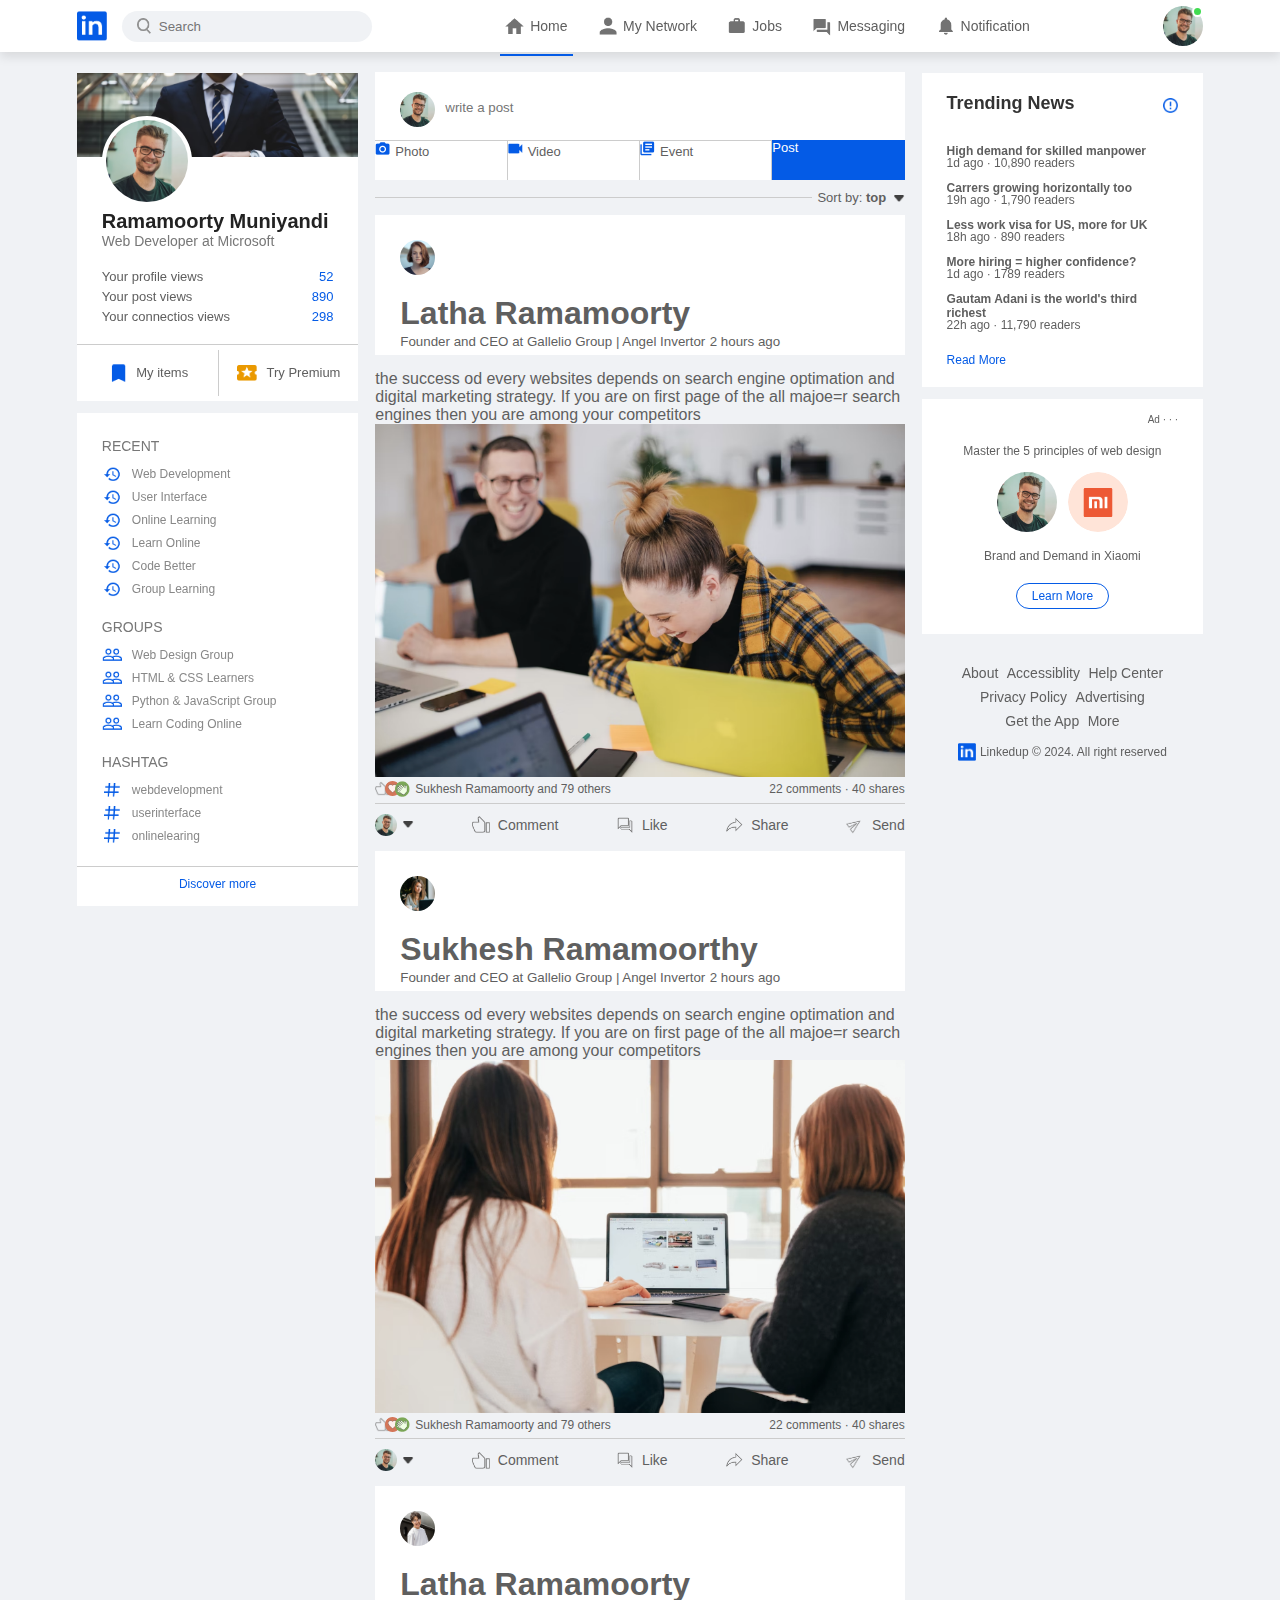
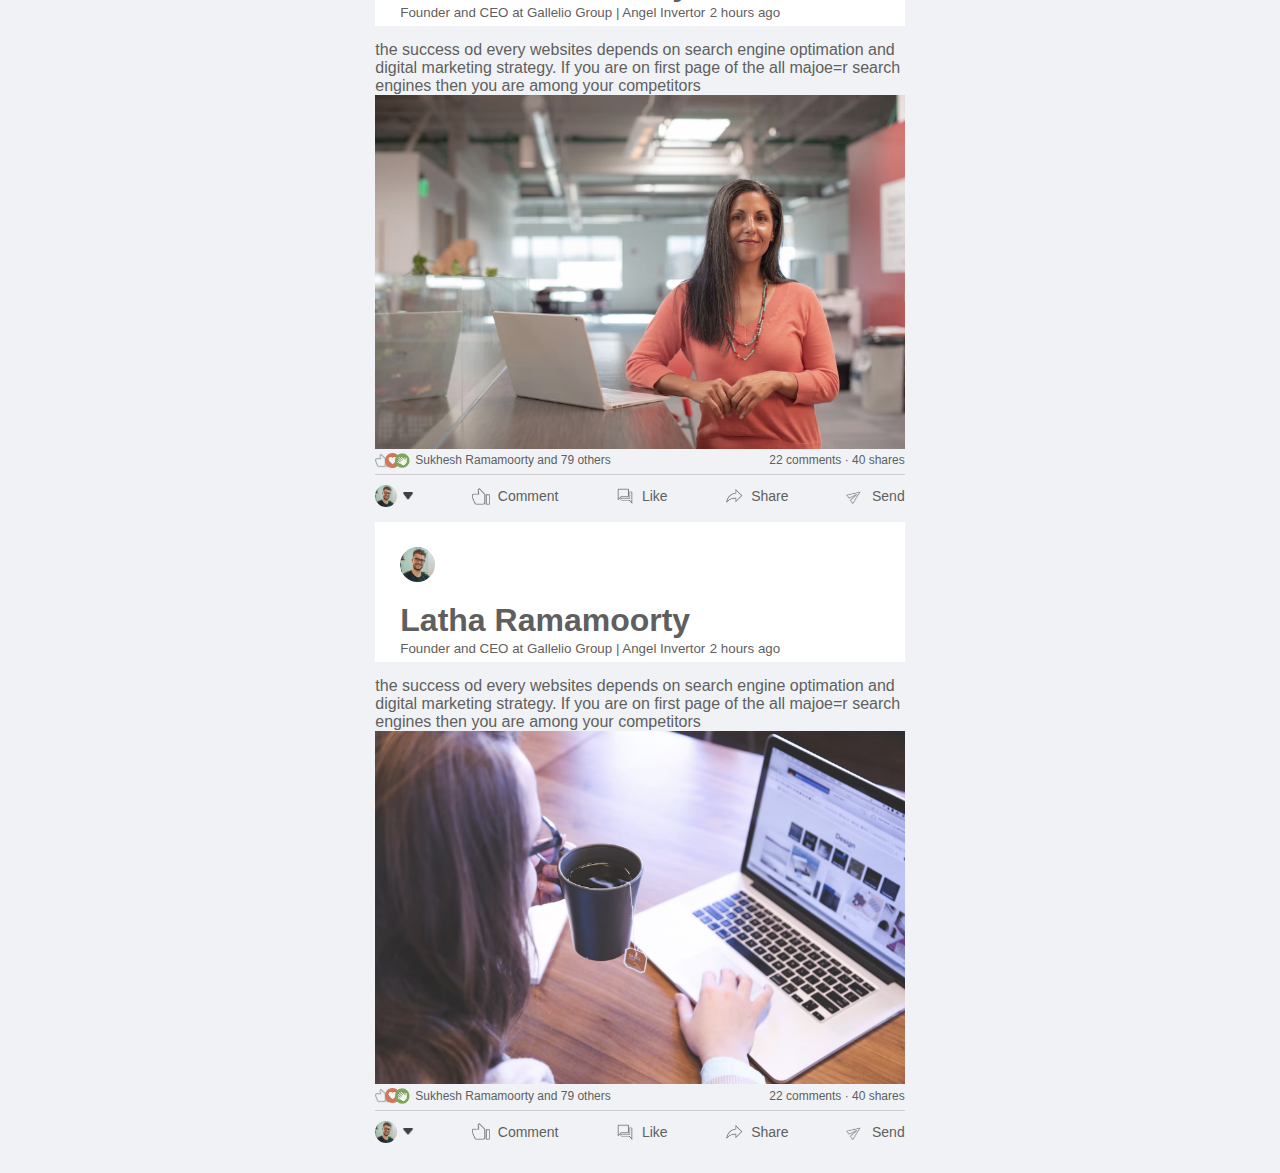
<file: linkedin/index.html>
<!DOCTYPE html>
<html lang="en">
<head>
    <meta charset="UTF-8">
    <meta name="viewport" content="width=device-width, initial-scale=1.0">
    <title>Curious Search</title>
    <link rel="stylesheet" href="style.css">
</head>
<body>
    <nav class="navbar">
        <div class="navbar-left">
            <a href="index.html" class="logo"><img src="logo.png"></a>

            <div class="search-box">
                <img src="search.png">
                <input type="text" placeholder="Search">
            </div>

        </div>
        <div class="navbar-center">
            <ul>
                <li><a href="#" class="active-link"><img src="home.png">  <span>Home</span></a></li>
                <li><a href="#"><img src="network.png">  <span>My Network</span></a></li>
                <li><a href="#"><img src="jobs.png">  <span>Jobs</span></a></li>
                <li><a href="#"><img src="message.png">  <span>Messaging</span></a></li>
                <li><a href="#"><img src="notification.png">  <span>Notification</span></a></li>
            </ul>
        </div>
        <div class="navbar-right">
            <div class="online">
                <img src="user-1.png" class="nav-profile-img" onclick="toggleMenu()">
            </div>
        </div>
<!----------------------------------profile-drop-down-menu------------------------------------>
 <div class="profile-menu-wrap" id="profileMenu">
    <div class="profile-menu">
        <div class="user-info">
            <img src="user-1.png">
            <div>
                <h3>Ramamoorthy Muniyandi</h3>
                <a href="profile.html">See your profile</a>
            </div>
        </div>
      <hr>
      <a href="#" class="profile-menu-link">
        <img src="feedback.png">
        <p>Give Feedback</p>
        <span>></span>
      </a>
      <a href="#" class="profile-menu-link">
        <img src="setting.png">
        <p>Setting & Privacy</p>
        <span>></span>
      </a>
      <a href="#" class="profile-menu-link">
        <img src="help.png">
        <p>Help & Support</p>
        <span>></span>
      </a>
      <a href="#" class="profile-menu-link">
        <img src="display.png">
        <p>Display & Accessiblity</p>
        <span>></span>
      </a>
      <a href="#" class="profile-menu-link">
        <img src="logout.png">
        <p>Logout</p>
        <span>></span>
      </a>
    </div>
 </div>



    </nav>


<!----------------------------------------------------navbar close------------------------------------>

<div class="container">
<!------------------------------------left-sidebar-------------------------------------------------->
    <div class="left-sidebar">
        <div class="sidebar-profile-box">
            <img src="cover-pic.png" width="100%">
            <div class="sidebar-profile-info">
                <img src="user-1.png" >
                <h1>Ramamoorty Muniyandi</h1>
                <h3>Web Developer at Microsoft</h3>
                <ul>
                    <li>Your profile views <span>52</span></li>
                    <li>Your post views <span>890</span></li>
                    <li>Your connectios views <span>298</span></li>
                </ul>
            </div>
            <div class="sidebar-profile-link">
                <a href="#"><img src="items.png"> My items</a>
                <a href="#"><img src="premium.png">Try Premium</a>
            </div>
        </div>

        <div class="sidebar-activity" id="sidebarActivity">
            <h3>RECENT</h3>
            <a href="#"><img src="recent.png">Web Development</a>
            <a href="#"><img src="recent.png">User Interface</a>
            <a href="#"><img src="recent.png">Online Learning</a>
            <a href="#"><img src="recent.png">Learn Online</a>
            <a href="#"><img src="recent.png">Code Better</a>
            <a href="#"><img src="recent.png">Group Learning</a>
            <h3>GROUPS</h3>
            <a href="#"><img src="group.png">Web Design Group</a>
            <a href="#"><img src="group.png">HTML & CSS Learners</a>
            <a href="#"><img src="group.png">Python & JavaScript Group</a>
            <a href="#"><img src="group.png">Learn Coding Online</a>
            <h3>HASHTAG</h3>
            <a href="#"><img src="hashtag.png">webdevelopment</a>
            <a href="#"><img src="hashtag.png">userinterface</a>
            <a href="#"><img src="hashtag.png">onlinelearing</a>
            <div class="discover-more-link">
                <a href="#">Discover more</a>
            </div>
        </div>
        <p id="showmorelink" onclick="toggleActivity()">Show more <b>+</b></p>
    </div>
<!------------------------------------main-sidebar-------------------------------------------------->
    <div class="main-sidebar">

         <div class="create-post">
            <div class="create-post-input">
                <img src="user-1.png">
                <textarea rows="2" placeholder="write a post"></textarea>
            </div>
            <div class="create-post-links">
                <li><img src="photo.png">Photo</li>
                <li><img src="video.png">Video</li>
                <li><img src="event.png">Event</li>
                <li>Post</li>
            </div>
         </div>
         <div class="sort-by">
            <hr>
            <p>Sort by: <span>top <img src="down-arrow.png"></span></p>
         </div>

         <div class="post">
            <div class="post-author">
                <img src="user-3.png">
            </div>
            <h1>Latha Ramamoorty</h1>
            <small>Founder and CEO at Gallelio Group | Angel Invertor</small>
            <small>2 hours ago</small>
         </div>
          <div>
            <p>the success od every websites depends on search engine optimation and digital
                marketing strategy. If you are on first page of the all majoe=r search engines
                 then you are among your competitors</p>
                 <img src="post-image-1.png" width="100%">

                 <div class="post-stats">
                    <div>
                        <img src="thumbsup.png">
                        <img src="love.png">
                        <img src="clap.png">
                        <span class="liked-users">Sukhesh Ramamoorty and 79 others</span>
                    </div>
                    <div>
                        <span>22 comments &middot; 40 shares</span>
                    </div>
                 </div>
                  <div class="post-activity">
                    <div>
                        <img src="user-1.png" class="post-activity-user-icon">
                        <img src="down-arrow.png" class="post-activity-arrow-icon">
                    </div>
                    <div class="post-activity-link">
                        <img src="like.png">
                        <span>Comment</span>
                    </div>
                    <div class="post-activity-link">
                        <img src="comment.png">
                        <span>Like</span>
                    </div>
                    <div class="post-activity-link">
                        <img src="share.png">
                        <span>Share</span>
                    </div>
                    <div class="post-activity-link">
                        <img src="send.png">
                        <span>Send</span>
                    </div>
                  </div>
          </div>
          <div class="post">
            <div class="post-author">
                <img src="user-4.png">
            </div>
            <h1>Sukhesh Ramamoorthy</h1>
            <small>Founder and CEO at Gallelio Group | Angel Invertor</small>
            <small>2 hours ago</small>
         </div>
          <div>
            <p>the success od every websites depends on search engine optimation and digital
                marketing strategy. If you are on first page of the all majoe=r search engines
                 then you are among your competitors</p>
                 <img src="post-image-2.png" width="100%">

                 <div class="post-stats">
                    <div>
                        <img src="thumbsup.png">
                        <img src="love.png">
                        <img src="clap.png">
                        <span class="liked-users">Sukhesh Ramamoorty and 79 others</span>
                    </div>
                    <div>
                        <span>22 comments &middot; 40 shares</span>
                    </div>
                 </div>
                  <div class="post-activity">
                    <div>
                        <img src="user-1.png" class="post-activity-user-icon">
                        <img src="down-arrow.png" class="post-activity-arrow-icon">
                    </div>
                    <div class="post-activity-link">
                        <img src="like.png">
                        <span>Comment</span>
                    </div>
                    <div class="post-activity-link">
                        <img src="comment.png">
                        <span>Like</span>
                    </div>
                    <div class="post-activity-link">
                        <img src="share.png">
                        <span>Share</span>
                    </div>
                    <div class="post-activity-link">
                        <img src="send.png">
                        <span>Send</span>
                    </div>
                  </div>
          </div>
          <div class="post">
            <div class="post-author">
                <img src="user-5.png">
            </div>
            <h1>Latha Ramamoorty</h1>
            <small>Founder and CEO at Gallelio Group | Angel Invertor</small>
            <small>2 hours ago</small>
         </div>
          <div>
            <p>the success od every websites depends on search engine optimation and digital
                marketing strategy. If you are on first page of the all majoe=r search engines
                 then you are among your competitors</p>
                 <img src="post-image-3.png" width="100%">

                 <div class="post-stats">
                    <div>
                        <img src="thumbsup.png">
                        <img src="love.png">
                        <img src="clap.png">
                        <span class="liked-users">Sukhesh Ramamoorty and 79 others</span>
                    </div>
                    <div>
                        <span>22 comments &middot; 40 shares</span>
                    </div>
                 </div>
                  <div class="post-activity">
                    <div>
                        <img src="user-1.png" class="post-activity-user-icon">
                        <img src="down-arrow.png" class="post-activity-arrow-icon">
                    </div>
                    <div class="post-activity-link">
                        <img src="like.png">
                        <span>Comment</span>
                    </div>
                    <div class="post-activity-link">
                        <img src="comment.png">
                        <span>Like</span>
                    </div>
                    <div class="post-activity-link">
                        <img src="share.png">
                        <span>Share</span>
                    </div>
                    <div class="post-activity-link">
                        <img src="send.png">
                        <span>Send</span>
                    </div>
                  </div>
          </div><div class="post">
            <div class="post-author">
                <img src="user-1.png">
            </div>
            <h1>Latha Ramamoorty</h1>
            <small>Founder and CEO at Gallelio Group | Angel Invertor</small>
            <small>2 hours ago</small>
         </div>
          <div>
            <p>the success od every websites depends on search engine optimation and digital
                marketing strategy. If you are on first page of the all majoe=r search engines
                 then you are among your competitors</p>
                 <img src="post-image-4.png" width="100%">

                 <div class="post-stats">
                    <div>
                        <img src="thumbsup.png">
                        <img src="love.png">
                        <img src="clap.png">
                        <span class="liked-users">Sukhesh Ramamoorty and 79 others</span>
                    </div>
                    <div>
                        <span>22 comments &middot; 40 shares</span>
                    </div>
                 </div>
                  <div class="post-activity">
                    <div>
                        <img src="user-1.png" class="post-activity-user-icon">
                        <img src="down-arrow.png" class="post-activity-arrow-icon">
                    </div>
                    <div class="post-activity-link">
                        <img src="like.png">
                        <span>Comment</span>
                    </div>
                    <div class="post-activity-link">
                        <img src="comment.png">
                        <span>Like</span>
                    </div>
                    <div class="post-activity-link">
                        <img src="share.png">
                        <span>Share</span>
                    </div>
                    <div class="post-activity-link">
                        <img src="send.png">
                        <span>Send</span>
                    </div>
                  </div>
          </div>

    </div>
<!------------------------------------right-sidebar-------------------------------------------------->
    <div class="right-sidebar">
        <div class="sidebar-news">
            <img src="more.png" class="info-icon">
            <h3>Trending News</h3>
            <a href="#">High demand for skilled manpower</a>
            <span>1d ago &middot; 10,890 readers</span>

            <a href="#">Carrers growing horizontally too</a>
            <span>19h ago &middot; 1,790 readers</span>

            <a href="#">Less work visa for US, more for UK</a>
            <span>18h ago &middot; 890 readers</span>

            <a href="#">More hiring = higher confidence?</a>
            <span>1d ago &middot; 1789 readers</span>

            <a href="#">Gautam Adani is the world's third richest</a>
            <span>22h ago &middot; 11,790 readers</span>

            <a href="#" class="read-more-link">Read More</a>
        </div>

            <div class="sidebar-ad">
                <small>Ad &middot; &middot; &middot;</small>
                <p>Master the 5 principles of web design</p>
                <div>
                    <img src="user-1.png">
                    <img src="mi-logo.png">
                </div>
                <b>Brand and Demand in Xiaomi</b>
                <a href="#" class="ad-link">Learn More</a>
            </div>

            <div class="sidebar-useful-links">
                <a href="#">About</a>
                <a href="#">Accessiblity</a>
                <a href="#">Help Center</a>
                <a href="#">Privacy Policy</a>
                <a href="#">Advertising</a>
                <a href="#">Get the App</a>
                <a href="#">More</a>

               <div class="copyright-msg">
                <img src="logo.png">
                <p>Linkedup &#169; 2024. All right reserved</p>
               </div>

            </div>

    </div>
</div>

<script>

     let profileMenu = document.getElementById("profileMenu");

     function toggleMenu(){
        profileMenu.classList.toggle("open-menu");
     }


</script>

<script>
    let sidebarActivity = document.getElementById("sidebarActivity");
    let moreLink = document.getElementById("showmorelink");

    function toggleActivity(){
        sidebarActivity.classList.toggle("open-activity")

        if(sidebarActivity.classList.contains("open-activity")){
            moreLink.innerHTML = "Show less <b>-</b>";
        }
        else{
            moreLink.innerHTML = "Show more <b>+</b>";
        }
    }

</script>


</body>
</html>
</file>
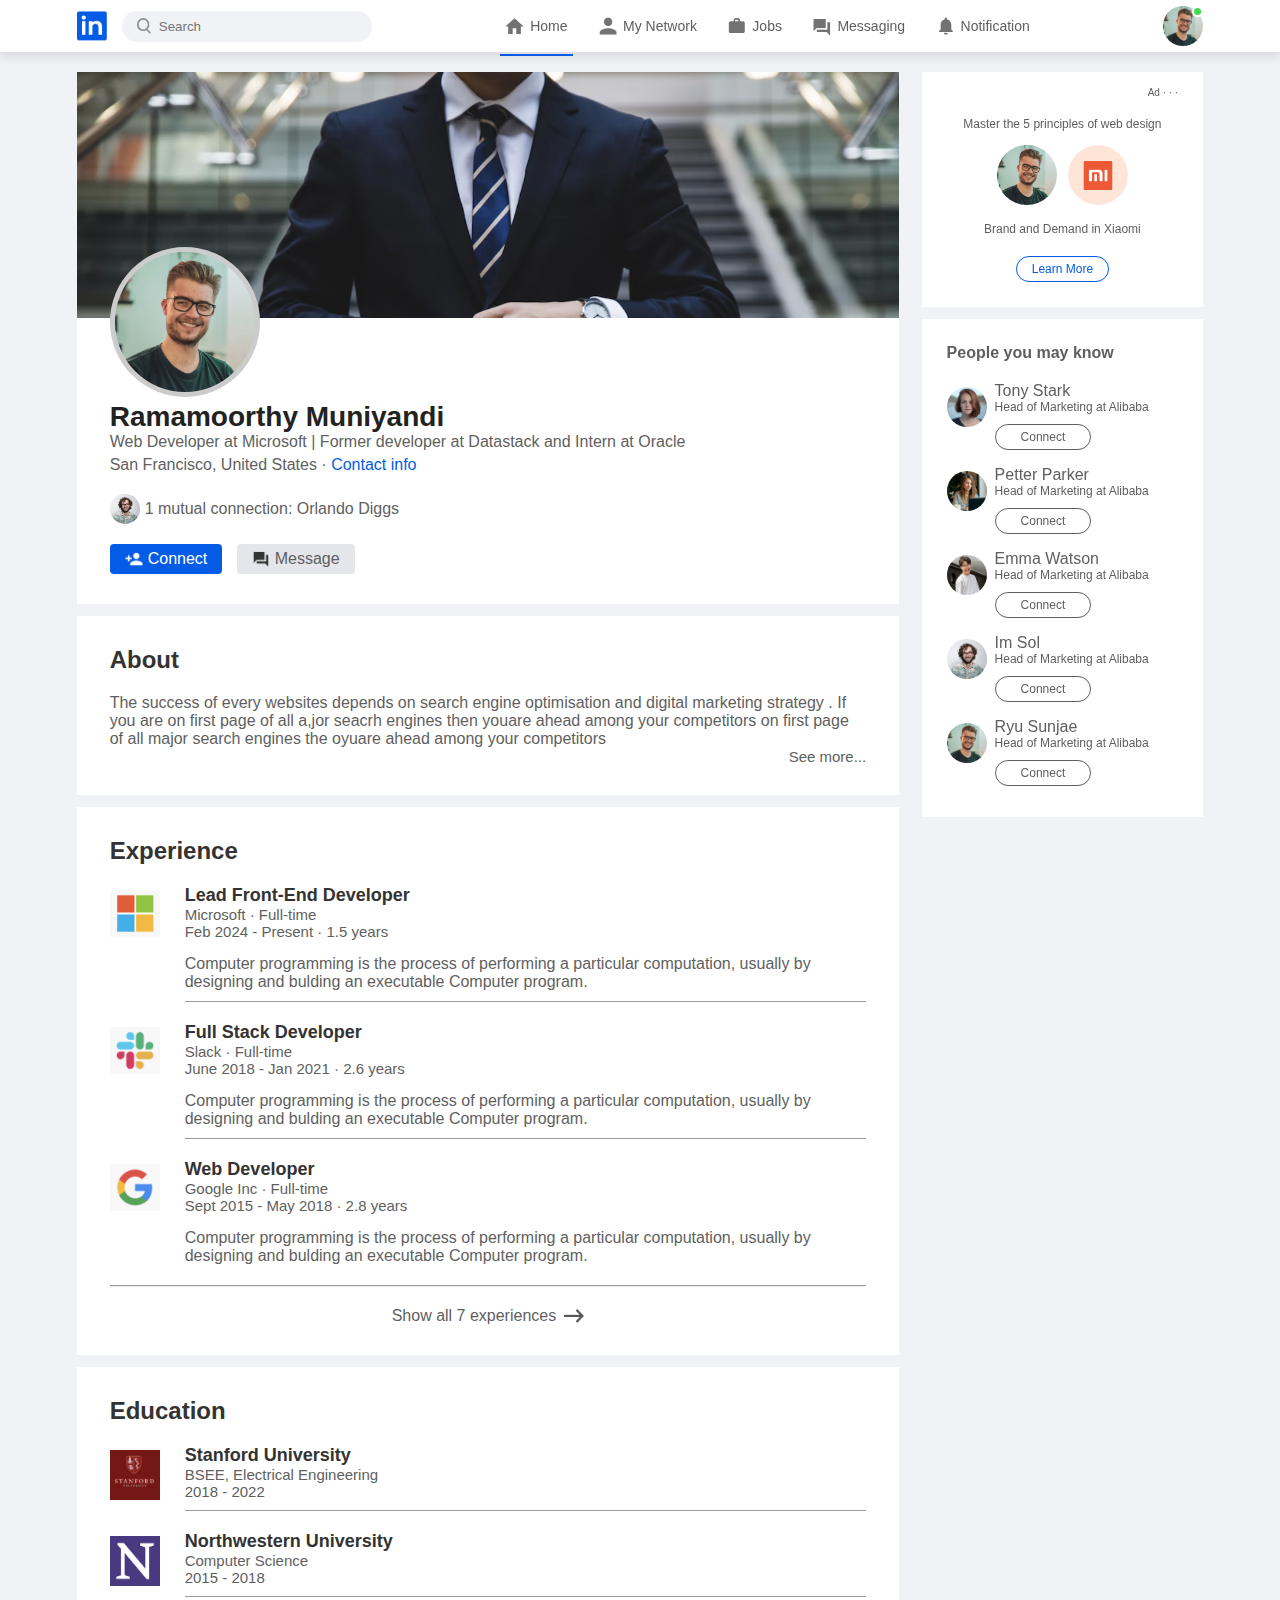
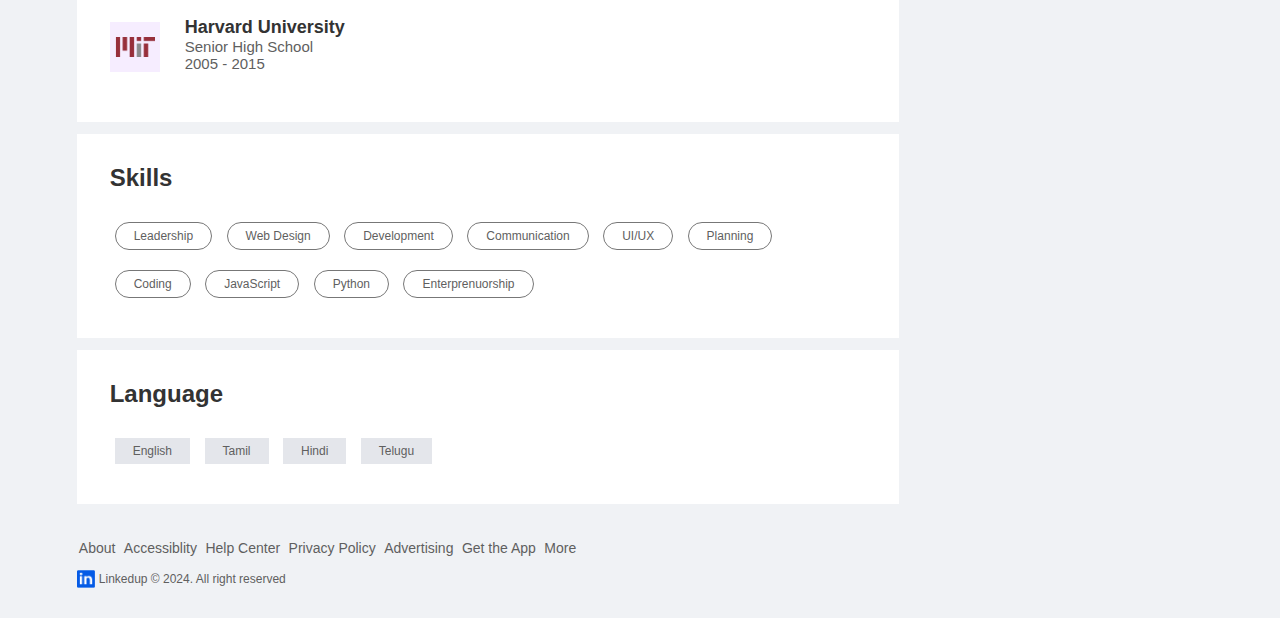
<file: linkedin/profile.html>
<!DOCTYPE html>
<html lang="en">
<head>
    <meta charset="UTF-8">
    <meta name="viewport" content="width=device-width, initial-scale=1.0">
    <title>Curious Search</title>
    <link rel="stylesheet" href="style.css">
</head>
<body>
    <nav class="navbar">
        <div class="navbar-left">
            <a href="index.html" class="logo"><img src="logo.png"></a>

            <div class="search-box">
                <img src="search.png">
                <input type="text" placeholder="Search">
            </div>

        </div>
        <div class="navbar-center">
            <ul>
                <li><a href="#" class="active-link"><img src="home.png">  <span>Home</span></a></li>
                <li><a href="#"><img src="network.png">  <span>My Network</span></a></li>
                <li><a href="#"><img src="jobs.png">  <span>Jobs</span></a></li>
                <li><a href="#"><img src="message.png">  <span>Messaging</span></a></li>
                <li><a href="#"><img src="notification.png">  <span>Notification</span></a></li>
            </ul>
        </div>
        <div class="navbar-right">
            <div class="online">
                <img src="user-1.png" class="nav-profile-img" onclick="toggleMenu()">
            </div>
        </div>
<!----------------------------------profile-drop-down-menu------------------------------------>
 <div class="profile-menu-wrap" id="profileMenu">
    <div class="profile-menu">
        <div class="user-info">
            <img src="user-1.png">
            <div>
                <h3>Ramamoorthy Muniyandi</h3>
                <a href="profile.html">See your profile</a>
            </div>
        </div>
      <hr>
      <a href="#" class="profile-menu-link">
        <img src="feedback.png">
        <p>Give Feedback</p>
        <span>></span>
      </a>
      <a href="#" class="profile-menu-link">
        <img src="setting.png">
        <p>Setting & Privacy</p>
        <span>></span>
      </a>
      <a href="#" class="profile-menu-link">
        <img src="help.png">
        <p>Help & Support</p>
        <span>></span>
      </a>
      <a href="#" class="profile-menu-link">
        <img src="display.png">
        <p>Display & Accessiblity</p>
        <span>></span>
      </a>
      <a href="#" class="profile-menu-link">
        <img src="logout.png">
        <p>Logout</p>
        <span>></span>
      </a>
    </div>
 </div>



    </nav>


<!----------------------------------------------------navbar close------------------------------------>

<div class="container">
    <div class="profile-main">
        <div class="profile-container">
            <img src="cover-pic.png" width="100%">
            <div class="profile-container-inner">
                <img src="user-1.png" class="profile-pic">
                <h1>Ramamoorthy Muniyandi</h1>
                <b>Web Developer at Microsoft | Former developer at Datastack
                    and Intern at Oracle</b>
                <p>San Francisco, United States &middot; <a href="#">Contact info</a></p>
                <div class="mutual-connection">
                    <img src="user-2.png" >
                    <span>1 mutual connection: Orlando Diggs</span>
                </div>
                <div class="profile-btn">
                    <a href="#" class="primary-btn"><img src="connect.png">Connect</a>
                    <a href="#"><img src="chat.png">Message</a>
                </div>
            </div>
        </div>

       <div class="profile-description">
        <h2>About</h2>
        <p>The success of every websites depends on search engine optimisation and digital 
            marketing strategy . If you are on first page of all a,jor seacrh engines then youare ahead among your competitors on first
            page of all major search engines the oyuare ahead among your competitors</p>
            <a href="#" class="see-more-link">See more...</a>
       </div>

       <div class="profile-description">
        <h2>Experience</h2>
        <div class="profile-desc-row">
            <img src="microsoft.png" >
            <div>
                <h3>Lead Front-End Developer</h3>
                <b>Microsoft &middot; Full-time</b>
                <b>Feb 2024 - Present &middot; 1.5 years</b>
                <p>Computer programming is the process of performing a particular
                    computation, usually by designing and bulding an executable Computer
                    program.</p>
                    <hr>
            </div>
        </div>
        <div class="profile-desc-row">
            <img src="slack.png" >
            <div>
                <h3>Full Stack Developer</h3>
                <b>Slack &middot; Full-time</b>
                <b>June 2018 - Jan 2021 &middot; 2.6 years</b>
                <p>Computer programming is the process of performing a particular
                    computation, usually by designing and bulding an executable Computer
                    program.</p>
                    <hr>
            </div>
        </div>
        <div class="profile-desc-row">
            <img src="google.png" >
            <div>
                <h3>Web Developer</h3>
                <b>Google Inc &middot; Full-time</b>
                <b>Sept 2015 - May 2018 &middot; 2.8 years</b>
                <p>Computer programming is the process of performing a particular
                    computation, usually by designing and bulding an executable Computer
                    program.</p>
                    
            </div>
        </div>
        <hr>
        <a href="#" class="experience-link">Show all 7 experiences <img src="right-arrow.png"></a>
       </div>

        <div class="profile-description">
            <h2>Education</h2>
            <div class="profile-desc-row">
                <img src="stanford.png">
                <div>
                    <h3>Stanford University</h3>
                    <b>BSEE, Electrical Engineering</b>
                    <b>2018 - 2022</b>
                    <hr>
                </div>
            </div>
            <div class="profile-desc-row">
                <img src="north.png">
                <div>
                    <h3>Northwestern University</h3>
                    <b>Computer Science</b>
                    <b>2015 - 2018</b>
                    <hr>
                </div>
            </div>
            <div class="profile-desc-row">
                <img src="mit.png">
                <div>
                    <h3>Harvard University</h3>
                    <b>Senior High School</b>
                    <b>2005 - 2015</b>
                </div>
            </div>
        </div>
        <div class="profile-description">
            <h2>Skills</h2>
            <a href="#" class="skills-btn">Leadership</a>
            <a href="#" class="skills-btn">Web Design</a>
            <a href="#" class="skills-btn">Development</a>
            <a href="#" class="skills-btn">Communication</a>
            <a href="#" class="skills-btn">UI/UX</a>
            <a href="#" class="skills-btn">Planning</a>
            <a href="#" class="skills-btn">Coding</a>
            <a href="#" class="skills-btn">JavaScript</a>
            <a href="#" class="skills-btn">Python</a>
            <a href="#" class="skills-btn">Enterprenuorship</a>
        </div>

        <div class="profile-description">
            <h2>Language</h2>
            <a href="#" class="language-btn">English</a>
            <a href="#" class="language-btn">Tamil</a>
            <a href="#" class="language-btn">Hindi</a>
            <a href="#" class="language-btn">Telugu</a>
        </div>



    </div>
<!----------------------profile-sidebar------------->
    <div class="profile-sidebar">
        <div class="sidebar-ad">
            <small>Ad &middot; &middot; &middot;</small>
            <p>Master the 5 principles of web design</p>
            <div>
                <img src="user-1.png">
                <img src="mi-logo.png">
            </div>
            <b>Brand and Demand in Xiaomi</b>
            <a href="#" class="ad-link">Learn More</a>
        </div>

        <div class="sidebar-people">
            <h3>People you may know</h3>
            <div class="sidebar-people-row">
                <img src="user-3.png">
                <div>
                    <h2>Tony Stark</h2>
                    <p>Head of Marketing at Alibaba</p>
                    <a href="#">Connect</a>
                </div>
            </div>
            <div class="sidebar-people-row">
                <img src="user-4.png">
                <div>
                    <h2>Petter Parker</h2>
                    <p>Head of Marketing at Alibaba</p>
                    <a href="#">Connect</a>
                </div>
            </div>
            <div class="sidebar-people-row">
                <img src="user-5.png">
                <div>
                    <h2>Emma Watson</h2>
                    <p>Head of Marketing at Alibaba</p>
                    <a href="#">Connect</a>
                </div>
            </div>
            <div class="sidebar-people-row">
                <img src="user-2.png">
                <div>
                    <h2>Im Sol</h2>
                    <p>Head of Marketing at Alibaba</p>
                    <a href="#">Connect</a>
                </div>
            </div>
            <div class="sidebar-people-row">
                <img src="user-1.png">
                <div>
                    <h2>Ryu Sunjae</h2>
                    <p>Head of Marketing at Alibaba</p>
                    <a href="#">Connect</a>
                </div>
            </div>
        </div>

    </div>
</div>

<div class="profile-footer">
    <div class="sidebar-useful-links">
        <a href="#">About</a>
        <a href="#">Accessiblity</a>
        <a href="#">Help Center</a>
        <a href="#">Privacy Policy</a>
        <a href="#">Advertising</a>
        <a href="#">Get the App</a>
        <a href="#">More</a>

       <div class="copyright-msg">
        <img src="logo.png">
        <p>Linkedup &#169; 2024. All right reserved</p>
       </div>

    </div>
</div>




<script>

     let profileMenu = document.getElementById("profileMenu");

     function toggleMenu(){
        profileMenu.classList.toggle("open-menu");
     }


</script>


</body>
</html>
</file>
<file: linkedin/style.css>
*{
    margin: 0;
    padding: 0%;
    font-family: Arial, Helvetica, sans-serif;
    box-sizing: border-box;
}

body{
    background: #f0f2f5;
    color: #5f5f5f;
}

a{
    text-decoration: none;
    color: #5f5f5f;
}

.navbar{
    display: flex;
    align-items: center;
    justify-content: space-between;
    background: #fff;
    padding: 6px 6%;
    position: sticky;
    top: 0%;
    z-index: 100;
    box-shadow: 0 5px 10px rgba(0, 0, 0, 0.1);
}

.logo img{
    width: 30px;
    margin-right: 15px;
    display: block;
}

.navbar-center ul li{
    display: inline-block;
    list-style: none;
}

.navbar-center ul li a{
    display: flex;
    align-items: center;
    font-size: 14px;
    margin: 5px 8px;
    padding-right: 5px;
    position: relative;
}

.navbar-center ul li a img{
    width: 30px;
}

.navbar-center ul li a::after{
    content: '';
    width: 0;
    height: 2px;
    background: #045be6;
    position: absolute;
    bottom: -15px;
    transition: width 0.3s;
}

.navbar-center ul li a:hover::after,
.navbar-center ul li a.active-link::after{
    width: 100%;
}

.nav-profile-img{
    width: 40px;
    border-radius: 50%;
    display: block;
    cursor: pointer;
    position: relative;
}

.online{
    position: relative;
}

.online::after{
    content: '';
    width: 7px;
    height: 7px;
    border: 2px solid #fff;
    border-radius: 50%;
    right: 0%;
    top: 0%;
    background: #41db51;
    position: absolute;
}

.search-box{
    background: #f0f2f5;
    width: 250px;
    border-radius: 20px;
    display: flex;
    align-items: center;
    padding: 0 15px;
}

.navbar-left{
    display: flex;
    align-items: center;
}

.search-box img{
    width: 14px;
}

.search-box input{
    width: 100%;
    background: transparent;
    padding: 8px;
    outline: none;
    border: 0;
}

/*-------------------------------------------------------navbar-end--------------------------------------*/


.container{
    padding: 20px 6%;
    display: flex;
    flex-wrap: wrap;
    justify-content: space-between;
}

/*---------------------------------left-sidebar-------------------*/
.left-sidebar{
    flex-basis: 25%;
    align-self: flex-start;
    position: sticky;
    top: 73px;
}

.sidebar-profile-box{
    background: #fff;
}

.sidebar-profile-info{
    padding: 0 25px;
}

.sidebar-profile-info img{
    width: 90px;
    border-radius: 50%;
    background: #fff;
    padding: 4px;
    margin-top: -45px;
}

.sidebar-profile-info h1{
    font-size: 20px;
    font-weight: 600;
    color: #222;
}

.sidebar-profile-info h3{
    font-size: 14px;
    font-weight: 500;
    color: #777;
}

.sidebar-profile-info ul{
    list-style: none;
    margin: 20px 0;
}

.sidebar-profile-info ul li{
    width: 100%;
    margin: 5px 0;
    font-size: 13px;
}

.sidebar-profile-info ul li span{
    float: right;
    color: #045be6;
}

.sidebar-profile-link{
    display: flex;
    align-items: center;
    border-top: 1px solid #ccc;
}

.sidebar-profile-link a{
    flex-basis: 50%;
    display: flex;
    align-items: center;
    justify-content: center;
    padding: 15px 0;
    font-size: 13px;
    border-left: 1px solid #ccc;
}

.sidebar-profile-link a:first-child{
    border-left: 0;
}

.sidebar-profile-link a img{
    width: 20px;
    margin-right: 10px;
}

.sidebar-activity{
    background: #fff;
    padding: 5px 25px;
    margin: 12px 0;
}

.sidebar-activity h3{
    color: #777;
    font-size: 14px;
    font-weight: 500;
    margin: 20px 0 10px;
}

.sidebar-activity a{
    display: flex;
    align-items: center;
    font-size: 12px;
    font-weight: 500;
    color: #888;
    margin: 3px 0;
}

.sidebar-activity a img{
    width: 20px;
    margin-right: 10px;
}

.discover-more-link{
    border-top: 1px solid #ccc;
    text-align: center;
    margin-top: 20px;
    margin-left: -25px;
    margin-right: -25px;
}

.discover-more-link a{
    color: #045be6;
    display: inline-block;
    margin: 10px 0;
}

/*---------------------------------right-sidebar-------------------*/
.right-sidebar{
    flex-basis: 25%;
    align-self: flex-start;
    position: sticky;
    top: 73px;
}

.sidebar-news{
    background: #fff;
    padding: 10px 25px;
}

.info-icon{
    width: 15px;
    float: right;
    margin-top: 15px;
}

.sidebar-news h3{
    font-size: 18px;
    font-weight: 600;
    color: #333;
    margin: 10px 0 30px;
}

.sidebar-news a{
    display: block;
    font-size: 12px;
    font-weight: 600;
    margin-top: 10px;
    margin-bottom: -5px;
}

.sidebar-news span{
    font-size: 12px;
}

.sidebar-news .read-more-link{
    color: #045be6;
    font-weight: 500;
    margin: 20px 0 10px;
}

.sidebar-ad{
    background: #fff;
    padding: 15px 25px;
    text-align: center;
    margin: 12px 0;
    font-size: 12px;
}

.sidebar-ad img{
    width: 60px;
    border-radius: 50%;
    margin: 4px;
}

.sidebar-ad small{
    float: right;
    font-weight: 500;
}

.sidebar-ad p{
    margin-top: 30px;
    margin-bottom: 10px;
}

.sidebar-ad b{
    display: block;
    font-weight: 500;
    margin-top: 10px;
}

.ad-link{
    display: inline-block;
    border: 1px solid #045be6;
    border-radius: 30px;
    padding: 5px 15px;
    color: #045be6;
    font-weight: 500;
    margin: 20px auto 10px;
}

.sidebar-useful-links{
    padding: 15px 25px;
    text-align: center;
}

.sidebar-useful-links a{
    display: inline-block;
    font-size: 14px;
    margin: 4px 2px;
}

.copyright-msg{
    display: flex;
    align-items: center;
    justify-content: center;
    font-size: 12px;
    margin-top: 10px;
    font-weight: 500;
}

.copyright-msg img{
    width: 18px;
    margin-right: 4px;
}


/*---------------------------------main-sidebar-------------------*/
.main-sidebar{
    flex-basis: 47%;
}

.create-post{
    background: #fff;
}

.create-post-input{
    padding: 20px 25px 10px;
    display: flex;
    align-items: flex-start;
}

.create-post-input img{
    width: 35px;
    border-radius: 50%;
    margin-right: 10px;
}

.create-post-input textarea{
    width: 100%;
    border: 0;
    outline: 0;
    resize: none;
    background: transparent;
    margin-top: 8px;
}

::placeholder{
    font-weight: 500;
}

.create-post-links{
    display: flex;
    align-items: flex-start;
}

.create-post-links li{
    list-style: none;
    border-top: 1px solid #ccc;
    border-right: 1px solid #ccc;
    flex-basis: 25%;
    height: 40px;
    font-size: 13px;
    align-items: center;
    justify-content: center;
    cursor: pointer;
}

.create-post-links li img{
    width: 15px;
    margin-right: 5px;
}

.create-post-links li:last-child{
    background: #045be6;
    color: #fff;
    border-top: 0;
    border-right: 0;
}

.sort-by{
    display: flex;
    align-items: center;
    margin: 10px 0;
}

.sort-by hr{
    flex: 1;
    border: 0;
    height: 1px;
    background: #ccc;
}

.sort-by p{
    font-size: 13px;
    padding-left: 5px;
}

.sort-by p span{
    font-weight: 600;
    cursor: pointer;
}

.sort-by p span img{
    width: 12px;
   margin-left: 3px;
}

.post{
    background: #fff;
    padding: 20px 25px 5px;
    margin: 5px 0 15px;
}

.post-author{
    display: flex;
    align-items: flex-start;
    margin-bottom: 20px;
}

.post-author img{
    width: 35px;
    border-radius: 50%;
    margin-right: 10px;
    margin-top: 5px;
}

.post-author h1{
    font-size: 18px;
    font-weight: 600;
    color: #333;
}

.post-author small{
    display: block;
    margin-bottom: -2px;
}

.post p {
    font-size: 14px;
    margin-bottom: 15px;
}

.post-stats{
    display: flex;
    flex-wrap: wrap;
    align-items: center;
    justify-content: space-between;
    font-size: 12px;
    border-bottom: 1px solid #ccc;
    padding-bottom: 6px;
}

.post-stats div{
    display: flex;
    align-items: center;
}

.post-stats img{
    width: 15px;
    margin-right: -5px;
}

.liked-users{
    margin-left: 10px;
}

.post-activity{
    display: flex;
    align-items: center;
    justify-content: space-between;
    padding: 10px 0;
    font-size: 14px;
    font-weight: 500;
}

.post-activity div{
    display: flex;
    align-items: center;
}

.post-activity-user-icon{
    width: 22px;
    border-radius: 50%;
}

.post-activity-arrow-icon{
    width: 12px;
    margin-left: 5px;
}

.post-activity-link img{
    width: 18px;
    margin-right: 8px;
}

/*----------------------profile-drop-down-menu--------------------*/


.profile-menu-wrap{
    position: absolute;
    top: 100%;
    right: 5%;
    width: 320px;
    max-height: 0;
    overflow: hidden;
    transition: max-height 0.5s;
}

.profile-menu-wrap.open-menu{
    max-height: 400px;
}


.profile-menu{
    background: #222;
    color: #fff;
    padding: 20px;
    margin: 10px;
}

.user-info{
    display: flex;
    align-items: center;
}

.user-info img{
    width: 50px;
    border-radius: 50%;
    margin-right: 15px;
}

.user-info h3{
    font-weight: 500;
    margin-bottom: -7px;
}

.user-info a{
    color: #c9dbf8;
    font-size: 13px;
}

.profile-menu hr{
    border: 0;
    height: 1px;
    width: 100%;
    background: #fff;
    margin: 15px 0 10px;
}

.profile-menu-link{
    display: flex;
    align-items: center;
    color: #fff;
    margin: 12px 0;
    font-size: 14px;
}

.profile-menu-link p{
    width: 100%;
}

.profile-menu-link img{
    width: 35px;
    border-radius: 50%;
    margin-right: 15px;
}
/*-----------------------------------------profile-page---------------------------*/

.profile-main{
    flex-basis: 73%;
}

.profile-sidebar{
    flex-basis: 25%;
    align-items: flex-start;
    position: sticky;
    top: 73px;
}

.profile-container{
    background: #fff;
}

.profile-container-inner{
    padding: 0 4% 10px;
}

.profile-pic{
    width: 150px;
    border-radius: 50%;
    margin-top: -75px;
    padding: 5px;
    background: #ccc;
}

.profile-container h1{
    font-size: 28px;
    font-weight: 600;
    color: #222;
}

.profile-container b{
    font-weight: 500;
}

.profile-container p{
    margin-top: 5px;
}

.profile-container p a{
    color: #045be6;
    font-weight: 500;
}

.mutual-connection{
    display: flex;
    align-items: center;
    margin: 20px 0;
}

.mutual-connection img{
    width: 30px;
    border-radius: 50%;
    margin-right: 5px;
}

.profile-btn{
    margin: 20px 0;
}

.profile-btn a{
    display: inline-flex;
    align-items: center;
    background: #e4e6eb;
    padding: 6px 15px;
    border-radius: 4px;
    margin-right: 10px;
}

.profile-btn a img{
    width: 18px;
    margin-right: 5px;
}

.profile-btn .primary-btn{
    background: #045be6;
    color: #fff;
}

.profile-description{
    background: #fff;
    padding: 20px 4% 30px;
    margin: 12px 0;
}

.profile-description h2{
    color: #333;
    margin: 10px 0 20px;
    font-weight: 600;
}

.see-more-link{
    display: block;
    text-align: right;
    font-size: 15px;
}

.profile-desc-row{
    display: flex;
    align-items: flex-start;
    margin: 20px 0;
}

.profile-desc-row img{
    width: 50px;
    margin-right: 25px;
    margin-top: 5px;
}

.profile-desc-row div{
    width: 100%;
}

.profile-desc-row h3{
    font-size: 18px;
    font-weight: 600;
    color: #333;
}

.profile-desc-row b{
    display: block;
    font-weight: 500;
    font-size: 15px;
}

.profile-desc-row p{
    margin-top: 15px;
}

.profile-desc-row hr{
    border: 0;
    border-bottom: 1px solid #999;
    margin-top: 10px;
}

.experience-link{
    display: flex;
    align-items: center;
    justify-content: center;
    padding-top: 20px ;
    font-weight: 500;
}

.experience-link img{
    width: 20px;
    margin-left: 8px;
}

.skills-btn{
    display: inline-block;
    margin: 10px 5px;
    padding: 6px 18px;
    border: 1px solid #777;
    border-radius: 30px;
    font-size: 12px;
    font-weight: 500;
}

.language-btn{
    display: inline-block;
    margin: 10px 5px;
    padding: 6px 18px;
    background: #e4e6eb;
    font-size: 12px;
    font-weight: 500;
}

/*----------------------right-sidebar--------------*/

.profile-sidebar .sidebar-ad{
    margin: 0%;
}

.sidebar-people{
    background: #fff;
    padding: 15px 25px;
    margin: 12px 0;
    font-size: 12px;
}

.sidebar-people h3{
    font-size: 16px;
    font-weight: 600;
    margin: 10px  0 20px;
}

.sidebar-people-row{
    display: flex;
    align-items: flex-start;
    margin: 6px 0;
}

.sidebar-people-row img{
    width: 40px;
    border-radius: 50%;
    margin-right: 8px;
    margin-top: 5px;
}

.sidebar-people-row h2{
    font-weight: 500;
    font-size: 16px;
}

.sidebar-people-row a{
    display: inline-block;
    margin: 10px 0;
    padding: 5px 25px;
    border: 1px solid #5f5f5f;
    border-radius: 30px;
    font-weight: 500;
}

.profile-footer{
    padding: 0 6% 30px;
}

.profile-footer .sidebar-useful-links{
    text-align: left;
    padding: 0%;
}

.profile-footer .copyright-msg{
    justify-content: flex-start;
}
#showmorelink{
    display: none;
}



/*-----------------media query for small screen ----------------------*/
@media only screen and (max-width: 600px){
    .search-box{
        background: transparent;
        width: auto;
        padding: 0;
    }
    .search-box input{
        width: 0;
        padding: 0;
    }
    .navbar-center ul li a span{
        display: none;
    }
    .navbar-center ul li a {
        padding-right: 0;
        margin: 5px;
    }
    .nav-profile-img{
        width: 30px;
    }
    .container{
        padding: 15px 3%;
    }
    .left-sidebar, .right-sidebar{
        flex-basis: 100%;
        position: relative;
        top: unset;
    }
    .main-sidebar{
        flex-basis: 100%;
    }
    .post-stats div{
        margin: 2px 0;
    }
    .post-activity-link span{
        display: none;
    }
    .post-activity-link img{
        margin-right: 0;
    }
    .profile-main,.profile-sidebar{
        flex-basis: 100%;
    }
    .profile-container{
        font-size: 14px;
    }
    .profile-pic{
        width: 100px;
        margin-top: -50px;
    }
    .profile-description{
        font-size: 14px;
    }
    #showmorelink{
        display: block;
        width: fit-content;
        margin: 10px auto;
        font-size: 14px;
        cursor: pointer;
    }
    .sidebar-activity{
        display: none;
    }
    .sidebar-activity.open-activity{
        display: block;
    }
}
</file>
